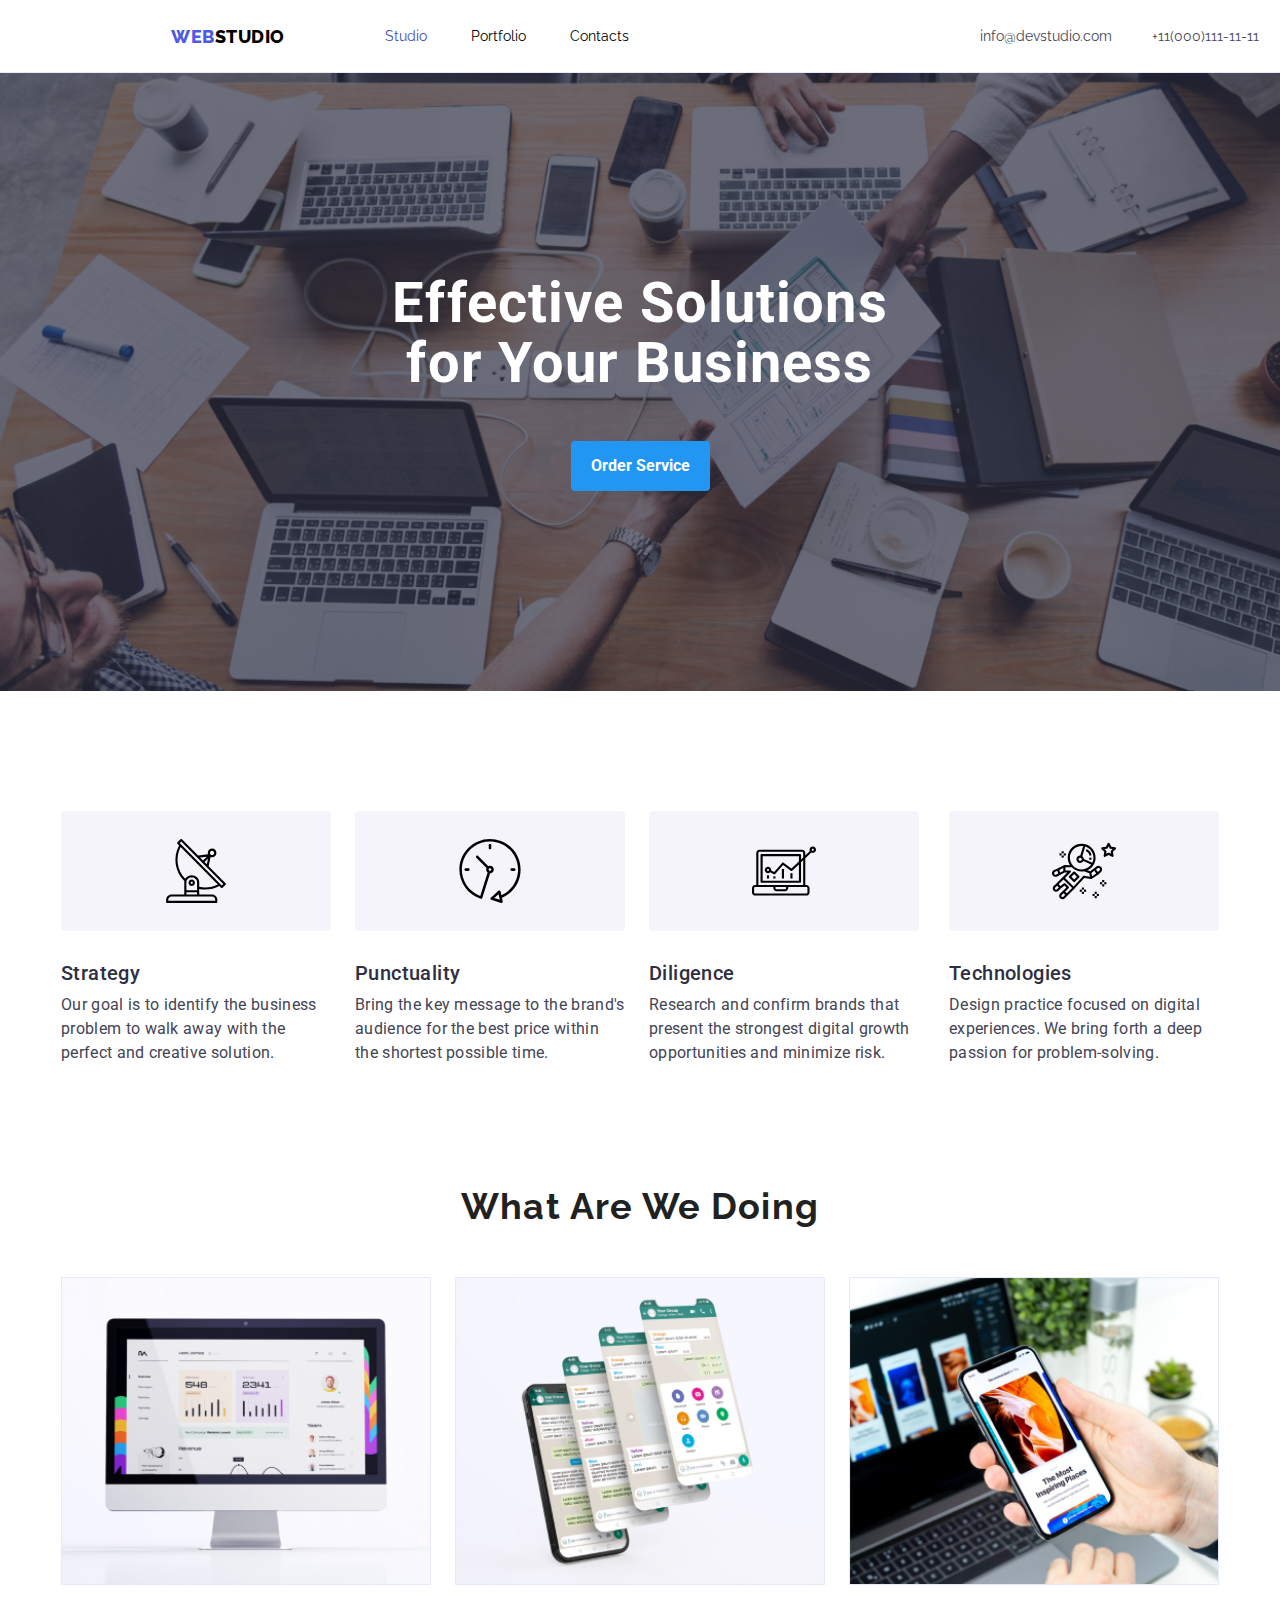
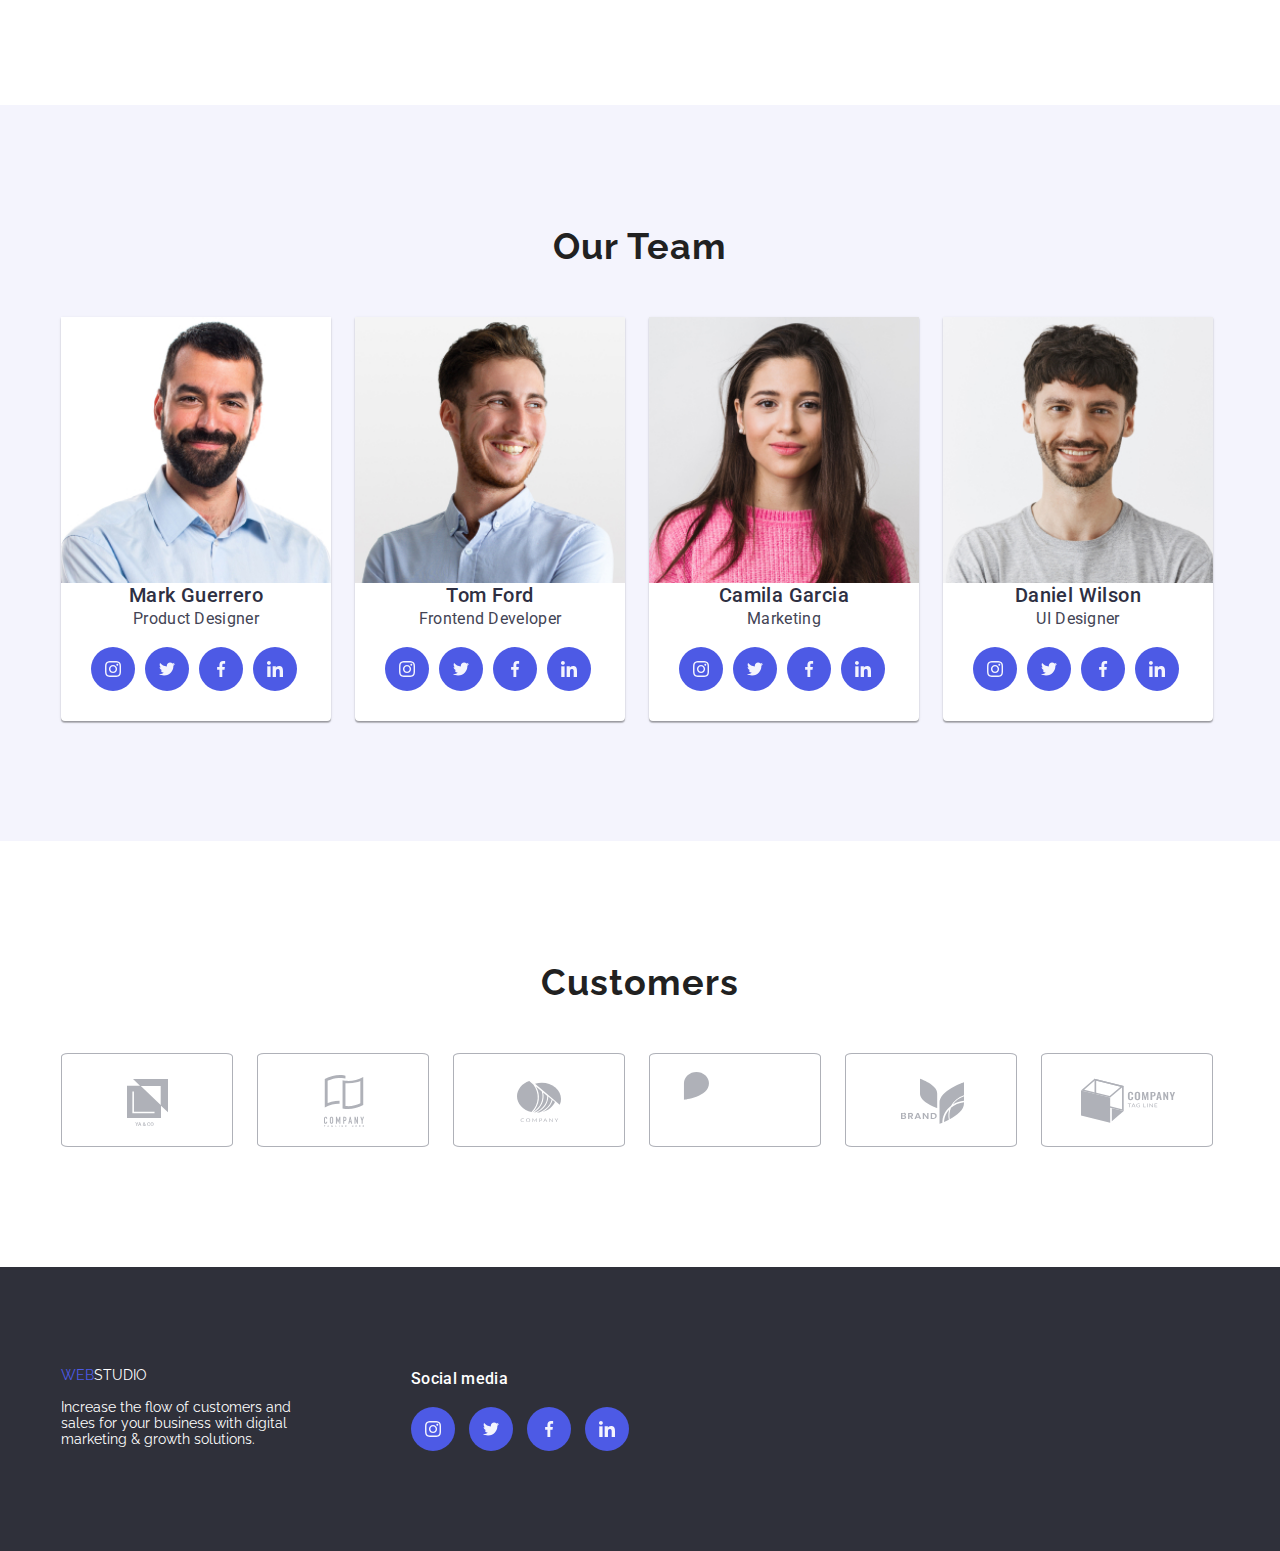
<file: index.html>
<!DOCTYPE html>
<html lang="en">
  <head>
    <meta charset="UTF-8" />
    <meta name="viewport" content="width=device-width, initial-scale=1.0" />
    <title>Webstudio</title>
    <link
      rel="stylesheet"
      href="https://fonts.googleapis.com/css2?family=Raleway:wght@700&family=Roboto:wght@400;500;700;900&display=swap"
    />
    <link
      rel="stylesheet"
      href="https://cdnjs.cloudflare.com/ajax/libs/modern-normalize/2.0.0/modern-normalize.min.css"
      integrity="sha512-4xo8blKMVCiXpTaLzQSLSw3KFOVPWhm/TRtuPVc4WG6kUgjH6J03IBuG7JZPkcWMxJ5huwaBpOpnwYElP/m6wg=="
      crossorigin="anonymous"
      referrerpolicy="no-referrer"
    />
    <link rel="stylesheet" href="./css/styles.css" />
  </head>
  <body>
    <header class="headerBoarder">
      <div class="container header-container">
        <nav class="nav-container">
          <a class="link nav-logo-text" href="./index.html"
            ><span class="web-color">WEB</span>STUDIO</a
          >
          <ul class="list nav-links-list">
            <li class="nav-links-items">
              <a class="nav-links link priority" href="./index.html">Studio</a>
            </li>
            <li class="nav-links-items">
              <a class="link nav-links" href="./portfolio.html">Portfolio</a>
            </li>
            <li class="nav-links-items">
              <a class="link nav-links" href="#">Contacts</a>
            </li>
          </ul>
        </nav>
        <ul class="list nav-contacts">
          <li class="nav-links-items">
            <a class="link nav-contact-links" href="mailto:info@devstudio.com"
              >info@devstudio.com</a
            >
          </li>
          <li class="nav-links-items">
            <a class="link nav-contact-links" href="tel:+639352629045"
              >+11(000)111-11-11</a
            >
          </li>
        </ul>
      </div>
    </header>
    <main>
      <!-- this is the hero section -->
      <section class="hero">
        <div class="container hero-container">
          <h1 class="hero-container-text">
            Effective Solutions<br />
            for Your Business
          </h1>
          <button type="submit" class="hero-container-button">
            Order Service
          </button>
        </div>
      </section>
      <!-- this is the services section -->
      <section class="section">
        <div class="container content-container">
          <ul class="list content-list">
            <li class="text-container">
              <div class="service-icon">
                <svg width="64px" height="64px">
                  <use href="images/icons.svg#antenna"></use>
                </svg>
              </div>
              <h3 class="text-title">Strategy</h3>
              <p class="text">
                Our goal is to identify the business problem to walk away with
                the perfect and creative solution.
              </p>
            </li>

            <li class="text-container">
              <div class="service-icon">
                <svg width="64px" height="64px">
                  <use href="images/icons.svg#clock"></use>
                </svg>
              </div>
              <h3 class="text-title">Punctuality</h3>
              <p class="text">
                Bring the key message to the brand's audience for the best price
                within the shortest possible time.
              </p>
            </li>

            <li class="text-container">
              <div class="service-icon">
                <svg width="64px" height="64px">
                  <use href="images/icons.svg#diagram"></use>
                </svg>
              </div>
              <h3 class="text-title">Diligence</h3>
              <p class="text">
                Research and confirm brands that present the strongest digital
                growth opportunities and minimize risk.
              </p>
            </li>

            <li class="text-container">
              <div class="service-icon">
                <svg width="64px" height="64px">
                  <use href="images/icons.svg#astronaut"></use>
                </svg>
              </div>
              <h3 class="text-title">Technologies</h3>
              <p class="text">
                Design practice focused on digital experiences. We bring forth a
                deep passion for problem-solving.
              </p>
            </li>
          </ul>
        </div>
      </section>

      <!--this is the services section  -->
      <section class="section section-padding-to-zero">
        <div class="container flex-container">
          <h2 class="title">What Are We Doing</h2>
          <ul class="list what-we-do-lists">
            <li class="what-we-do-item">
              <img
                src="./images/desktop.jpg"
                alt="What we do image 1"
                width="370"
              />
            </li>
            <li class="what-we-do-item">
              <img
                src="./images/mobilephone.jpg"
                alt="What we do image 2"
                width="370"
              />
            </li>
            <li class="what-we-do-item">
              <img
                src="./images/phone.jpg"
                alt="What we do image 3"
                width="370"
              />
            </li>
          </ul>
        </div>
      </section>

      <!-- this is our team section -->
      <section class="section our-team-container">
        <div class="container flex-container">
          <h2 class="title">Our Team</h2>
          <ul class="list team-list">
            <li class="team-item">
              <img
                class="team-image"
                src="./images/mark.jpg"
                alt="Picture of Mark"
                width="270"
              />
              <h3 class="team-name">Mark Guerrero</h3>
              <p class="team-title">Product Designer</p>
              <ul class="list social-icon">
                <li class="link social-icon-item">
                  <a href class="social-icon-link">
                    <svg width="16px" height="16px">
                      <use href="images/icons.svg#instagram"></use>
                    </svg>
                  </a>
                </li>
                <li class="social-icon-item">
                  <a href class="link social-icon-link">
                    <svg width="16px" height="16px">
                      <use href="images/icons.svg#twitter"></use>
                    </svg>
                  </a>
                </li>
                <li class="social-icon-item">
                  <a href class="link social-icon-link">
                    <svg width="16px" height="16px">
                      <use href="images/icons.svg#facebook"></use>
                    </svg>
                  </a>
                </li>
                <li class="social-icon-item">
                  <a href class="link social-icon-link">
                    <svg width="16px" height="16px">
                      <use href="images/icons.svg#linkedin"></use>
                    </svg>
                  </a>
                </li>
              </ul>
            </li>
            <li class="team-item">
              <img
                class="team-image"
                src="./images/tom.jpg"
                alt="Picture of Tom"
                width="270"
              />
              <h3 class="team-name">Tom Ford</h3>
              <p class="team-title">Frontend Developer</p>
              <ul class="list social-icon">
                <li class="link social-icon-item">
                  <a href class="social-icon-link">
                    <svg width="16px" height="16px">
                      <use href="images/icons.svg#instagram"></use>
                    </svg>
                  </a>
                </li>
                <li class="social-icon-item">
                  <a href class="link social-icon-link">
                    <svg width="16px" height="16px">
                      <use href="images/icons.svg#twitter"></use>
                    </svg>
                  </a>
                </li>
                <li class="social-icon-item">
                  <a href class="link social-icon-link">
                    <svg width="16px" height="16px">
                      <use href="images/icons.svg#facebook"></use>
                    </svg>
                  </a>
                </li>
                <li class="social-icon-item">
                  <a href class="link social-icon-link">
                    <svg width="16px" height="16px">
                      <use href="images/icons.svg#linkedin"></use>
                    </svg>
                  </a>
                </li>
              </ul>
            </li>

            <li class="team-item">
              <img
                class="team-image"
                src="./images/camila.jpg"
                alt="Picture of Camila"
                width="270"
              />
              <h3 class="team-name">Camila Garcia</h3>
              <p class="team-title">Marketing</p>
              <ul class="list social-icon">
                <li class="link social-icon-item">
                  <a href class="social-icon-link">
                    <svg width="16px" height="16px">
                      <use href="images/icons.svg#instagram"></use>
                    </svg>
                  </a>
                </li>
                <li class="social-icon-item">
                  <a href class="link social-icon-link">
                    <svg width="16px" height="16px">
                      <use href="images/icons.svg#twitter"></use>
                    </svg>
                  </a>
                </li>
                <li class="social-icon-item">
                  <a href class="link social-icon-link">
                    <svg width="16px" height="16px">
                      <use href="images/icons.svg#facebook"></use>
                    </svg>
                  </a>
                </li>
                <li class="social-icon-item">
                  <a href class="link social-icon-link">
                    <svg width="16px" height="16px">
                      <use href="images/icons.svg#linkedin"></use>
                    </svg>
                  </a>
                </li>
              </ul>
            </li>

            <li class="team-item">
              <img
                class="team-image"
                src="./images/daniel.jpg"
                alt="Picture of Daniel"
                width="270"
              />
              <h3 class="team-name">Daniel Wilson</h3>
              <p class="team-title">UI Designer</p>
              <ul class="list social-icon">
                <li class="link social-icon-item">
                  <a href class="social-icon-link">
                    <svg width="16px" height="16px">
                      <use href="images/icons.svg#instagram"></use>
                    </svg>
                  </a>
                </li>
                <li class="social-icon-item">
                  <a href class="link social-icon-link">
                    <svg width="16px" height="16px">
                      <use href="images/icons.svg#twitter"></use>
                    </svg>
                  </a>
                </li>
                <li class="social-icon-item">
                  <a href class="link social-icon-link">
                    <svg width="16px" height="16px">
                      <use href="images/icons.svg#facebook"></use>
                    </svg>
                  </a>
                </li>
                <li class="social-icon-item">
                  <a href class="link social-icon-link">
                    <svg width="16px" height="16px">
                      <use href="images/icons.svg#linkedin"></use>
                    </svg>
                  </a>
                </li>
              </ul>
            </li>
          </ul>
        </div>
      </section>
      <!-- Section Customers -->
      <section class="section">
        <div class="container flex-container">
          <h2 class="title">Customers</h2>
          <ul class="list customer-list">
            <li class="customer-item">
              <a href class="customer-link">
                <svg width="104px" height="56px">
                  <use href="images/icons.svg#Logo1"></use>
                </svg>
              </a>
            </li>
            <li class="customer-item">
              <a href class="customer-link">
                <svg width="104px" height="56px">
                  <use href="images/icons.svg#Logo2"></use>
                </svg>
              </a>
            </li>
            <li class="customer-item">
              <a href class="customer-link">
                <svg width="104px" height="56px">
                  <use href="images/icons.svg#Logo3"></use>
                </svg>
              </a>
            </li>
            <li class="customer-item">
              <a href class="customer-link">
                <svg width="104px" height="56px">
                  <use href="images/icons.svg#Logo4"></use>
                </svg>
              </a>
            </li>
            <li class="customer-item">
              <a href class="customer-link">
                <svg width="104px" height="56px">
                  <use href="images/icons.svg#Logo5"></use>
                </svg>
              </a>
            </li>
            <li class="customer-item">
              <a href class="customer-link">
                <svg width="104px" height="56px">
                  <use href="images/icons.svg#Logo6"></use>
                </svg>
              </a>
            </li>
          </ul>
        </div>
      </section>
    </main>
    <footer class="footer">
      <div class="container container-footer list">
        <li>
          <a class="link footer-text" href="./index.html"
            ><span class="web-color">WEB</span
            ><span class="studio-color">STUDIO</span></a
          >
          <p class="footer-p">
            Increase the flow of customers and<br />
            sales for your business with digital<br />
            marketing & growth solutions.
          </p>
        </li>

        <div class="footer-social-media">
          <p class="footer-social-text">Social media</p>
          <ul class="list social-icon-footer">
            <li class="link social-icon-item">
              <a href class="social-icon-link">
                <svg width="16px" height="16px">
                  <use href="images/icons.svg#instagram"></use>
                </svg>
              </a>
            </li>
            <li class="social-icon-item">
              <a href class="link social-icon-link">
                <svg width="16px" height="16px">
                  <use href="images/icons.svg#twitter"></use>
                </svg>
              </a>
            </li>
            <li class="social-icon-item">
              <a href class="link social-icon-link">
                <svg width="16px" height="16px">
                  <use href="images/icons.svg#facebook"></use>
                </svg>
              </a>
            </li>
            <li class="social-icon-item">
              <a href class="link social-icon-link">
                <svg width="16px" height="16px">
                  <use href="images/icons.svg#linkedin"></use>
                </svg>
              </a>
            </li>
          </ul>
        </div>
      </div>
    </footer>
  </body>
</html>
</file>
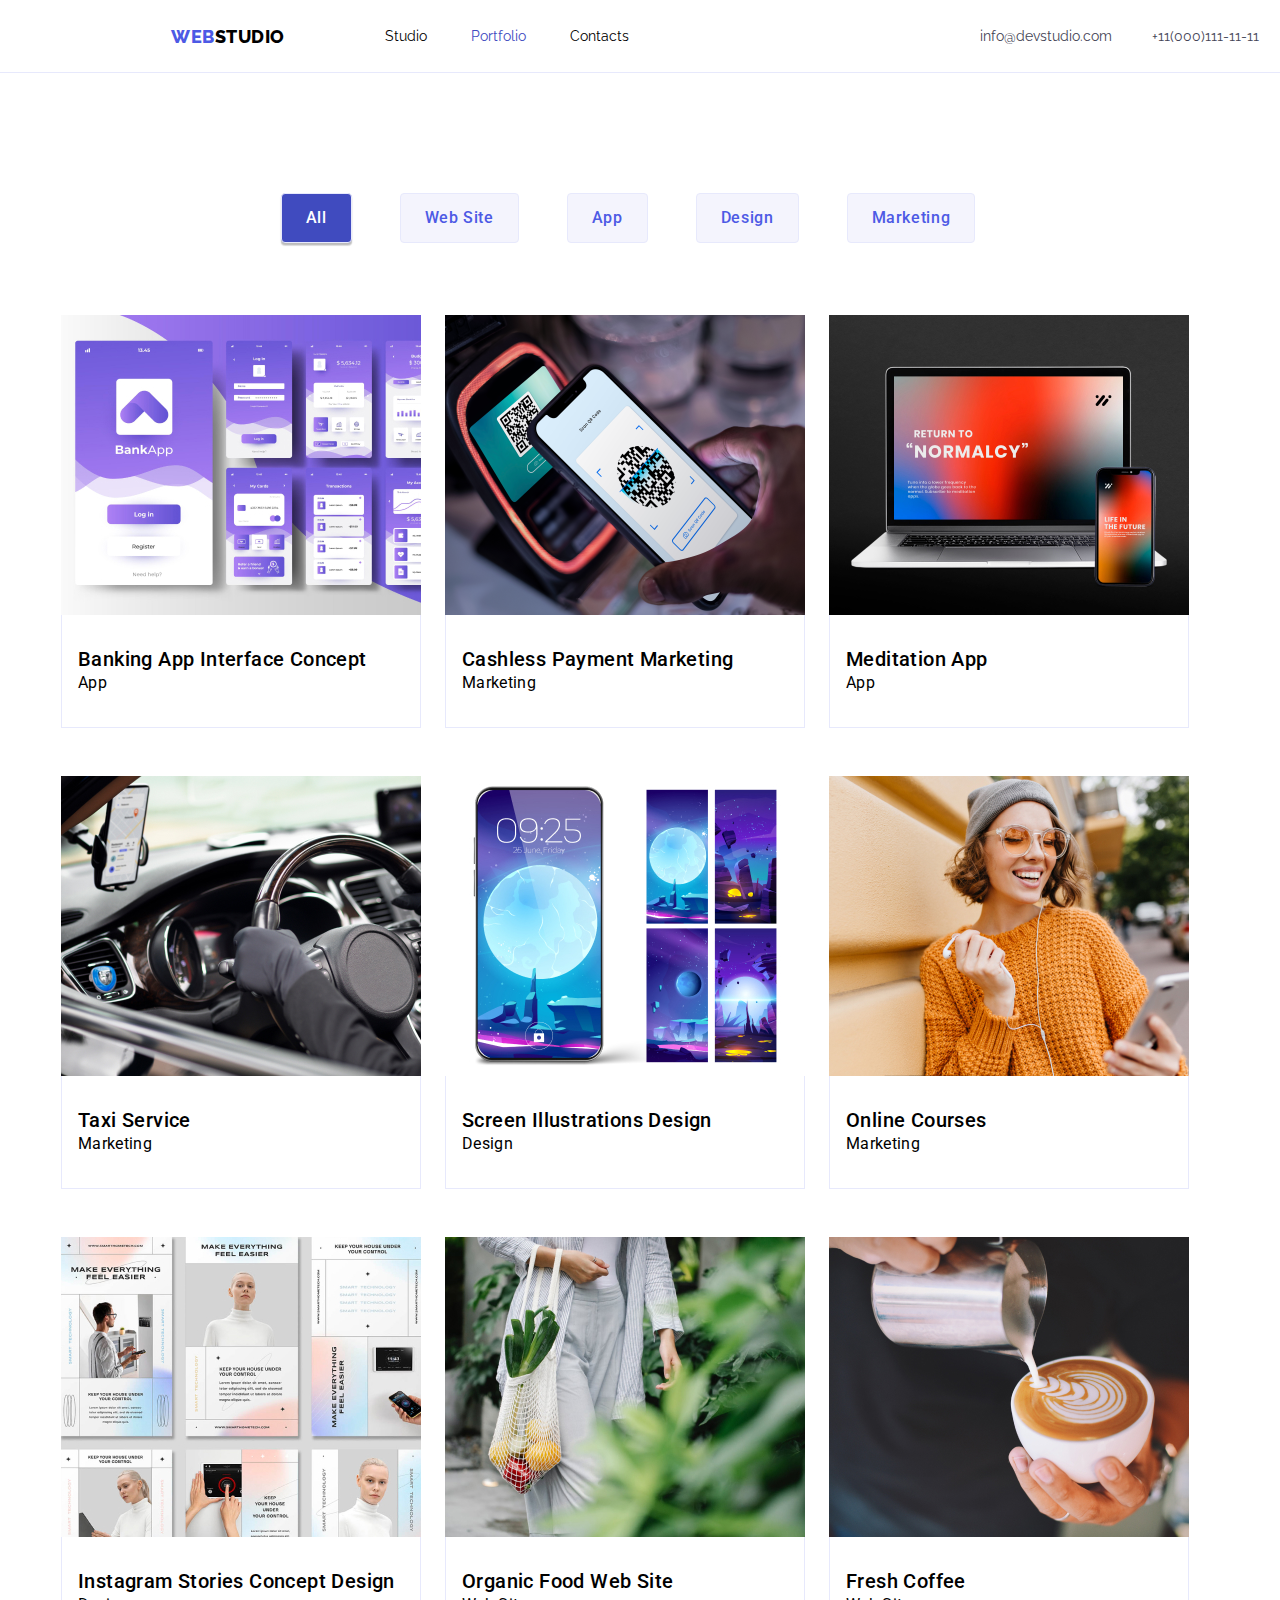
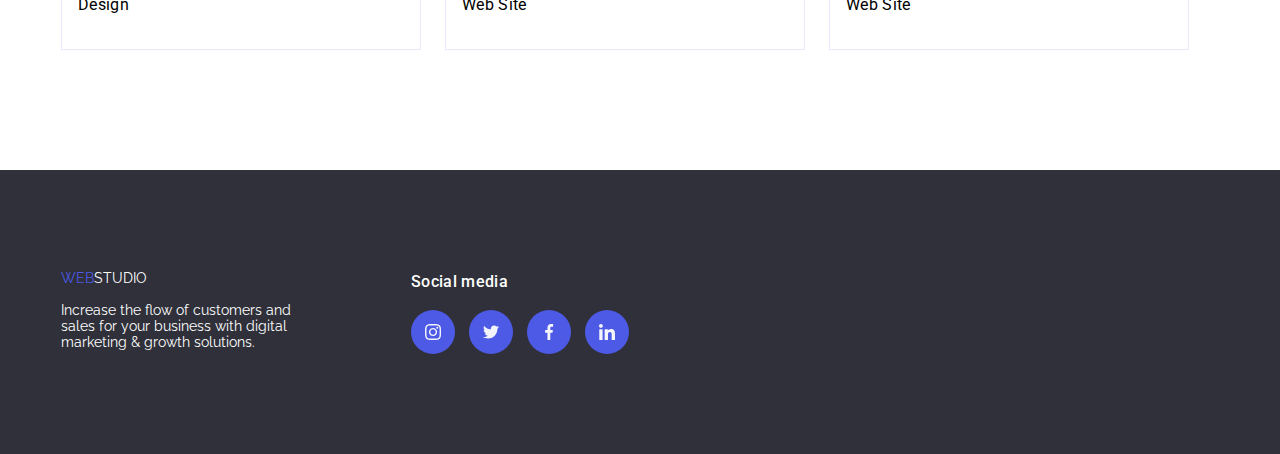
<file: portfolio.html>
<!DOCTYPE html>
<html lang="en">
  <head>
    <meta charset="UTF-8" />
    <meta name="viewport" content="width=device-width, initial-scale=1.0" />
    <title>Portfolio</title>

    <link
      rel="stylesheet"
      href="https://fonts.googleapis.com/css2?family=Raleway:wght@700&family=Roboto:wght@400;500;700;900&display=swap"
    />
    <link
      rel="stylesheet"
      href="https://cdnjs.cloudflare.com/ajax/libs/modern-normalize/2.0.0/modern-normalize.min.css"
      integrity="sha512-4xo8blKMVCiXpTaLzQSLSw3KFOVPWhm/TRtuPVc4WG6kUgjH6J03IBuG7JZPkcWMxJ5huwaBpOpnwYElP/m6wg=="
      crossorigin="anonymous"
      referrerpolicy="no-referrer"
    />
    <link rel="stylesheet" href="./css/styles.css" />
  </head>
  <body>
    <header class="headerBoarder">
      <div class="container header-container">
        <nav class="nav-container">
          <a class="link nav-logo-text" href="./index.html"
            ><span class="web-color">WEB</span>STUDIO</a
          >
          <ul class="list nav-links-list">
            <li class="nav-links-items">
              <a class="link nav-links" href="./index.html">Studio</a>
            </li>
            <li class="nav-links-items">
              <a class="link nav-links priority" href="./portfolio.html"
                >Portfolio</a
              >
            </li>
            <li class="nav-links-items">
              <a class="link nav-links" href="#">Contacts</a>
            </li>
          </ul>
        </nav>
        <ul class="list nav-contacts">
          <li class="nav-links-items">
            <a class="link nav-contact-links" href="mailto:info@devstudio.com"
              >info@devstudio.com</a
            >
          </li>
          <li class="nav-links-items">
            <a class="link nav-contact-links" href="tel:+639352629045"
              >+11(000)111-11-11</a
            >
          </li>
        </ul>
      </div>
    </header>
    <main>
      <section class="section">
        <div class="container">
          <ul class="list filter">
            <li class="filter-item">
              <button type="button" class="filter-button current-filter">
                All
              </button>
            </li>
            <li class="filter-item">
              <button type="button" class="filter-button">Web Site</button>
            </li>
            <li class="filter-item">
              <button type="button" class="filter-button">App</button>
            </li>
            <li class="filter-item">
              <button type="button" class="filter-button">Design</button>
            </li>
            <li class="filter-item">
              <button type="button" class="filter-button">Marketing</button>
            </li>
          </ul>
          <ul class="list products">
            <li class="product-item">
              <a class="section-link link" href="#">
                <img
                  src="./images/img1.jpg"
                  alt="Banking Interface Concept"
                  width="360"
                  height="300"
                />
                <div class="product-wrapper">
                  <h3 class="product-title">Banking App Interface Concept</h3>
                  <p class="product-description">App</p>
                </div>
              </a>
            </li>
            <li class="product-item">
              <img
                src="./images/img2.png"
                alt="Cashless Payment Marketing"
                width="360"
                height="300"
              />
              <div class="product-wrapper">
                <h3 class="product-title">Cashless Payment Marketing</h3>
                <p class="product-description">Marketing</p>
              </div>
            </li>
            <li class="product-item">
              <img
                src="./images/img3.jpg"
                alt="Meditation App"
                width="360"
                height="300"
              />
              <div class="product-wrapper">
                <h3 class="product-title">Meditation App</h3>
                <p class="product-description">App</p>
              </div>
            </li>
            <li class="product-item">
              <img
                src="./images/img4.jpg"
                alt="taxi service"
                width="360"
                height="300"
              />
              <div class="product-wrapper">
                <h3 class="product-title">Taxi Service</h3>
                <p class="product-description">Marketing</p>
              </div>
            </li>
            <li class="product-item">
              <img
                src="./images/img5.jpg"
                alt="Illusttration Design"
                width="360"
                height="300"
              />
              <div class="product-wrapper">
                <h3 class="product-title">Screen Illustrations Design</h3>
                <p class="product-description">Design</p>
              </div>
            </li>
            <li class="product-item">
              <img
                src="./images/img6.jpg"
                alt="Oline Courses"
                width="360"
                height="300"
              />
              <div class="product-wrapper">
                <h3 class="product-title">Online Courses</h3>
                <p class="product-description">Marketing</p>
              </div>
            </li>
            <li class="product-item">
              <img
                src="./images/img7.jpg"
                alt="Instagram Stories"
                width="360"
                height="300"
              />
              <div class="product-wrapper">
                <h3 class="product-title">Instagram Stories Concept Design</h3>
                <p class="product-description">Design</p>
              </div>
            </li>
            <li class="product-item">
              <img
                src="./images/img8.jpg"
                alt="Organic Food Web Site"
                width="360"
                height="300"
              />
              <div class="product-wrapper">
                <h3 class="product-title">Organic Food Web Site</h3>
                <p class="product-description">Web Site</p>
              </div>
            </li>
            <li class="product-item">
              <img
                src="./images/img9.jpg"
                alt="Fresh Coffe"
                width="360"
                height="300"
              />
              <div class="product-wrapper">
                <h3 class="product-title">Fresh Coffee</h3>
                <p class="product-description">Web Site</p>
              </div>
            </li>
          </ul>
        </div>
      </section>
    </main>
    <footer class="footer">
      <div class="container container-footer list">
        <li>
          <a class="link footer-text" href="./index.html"
            ><span class="web-color">WEB</span
            ><span class="studio-color">STUDIO</span></a
          >
          <p class="footer-p">
            Increase the flow of customers and<br />
            sales for your business with digital<br />
            marketing & growth solutions.
          </p>
        </li>

        <div class="footer-social-media">
          <p class="footer-social-text">Social media</p>
          <ul class="list social-icon-footer">
            <li class="link social-icon-item">
              <a href class="social-icon-link">
                <svg width="16px" height="16px">
                  <use href="images/icons.svg#instagram"></use>
                </svg>
              </a>
            </li>
            <li class="social-icon-item">
              <a href class="link social-icon-link">
                <svg width="16px" height="16px">
                  <use href="images/icons.svg#twitter"></use>
                </svg>
              </a>
            </li>
            <li class="social-icon-item">
              <a href class="link social-icon-link">
                <svg width="16px" height="16px">
                  <use href="images/icons.svg#facebook"></use>
                </svg>
              </a>
            </li>
            <li class="social-icon-item">
              <a href class="link social-icon-link">
                <svg width="16px" height="16px">
                  <use href="images/icons.svg#linkedin"></use>
                </svg>
              </a>
            </li>
          </ul>
        </div>
      </div>
    </footer>
  </body>
</html>
</file>
<file: css/styles.css>
:root {
  --navyblue: #2e2f42;
  --aqua: #1aaaaa;
  --darkblue: #2e2f42;
  --light: #f5f3f3;
  --cornflower: #e7e9fc;
  --cloud: #f4f4fd;
  --ocean: #404bbf;
  --iris: #4d5ae5;
  --white: #fff;
  --slate: #434455;
  --ocean: #404bbf;
  --green: #31d0aa;
}
h1,
h2,
h3,
h4,
h5,
h6,
p {
  margin: 0;
}
ul,
ol {
  margin: 0;
  padding: 0;
}
html {
  box-sizing: border-box;
}
body {
  margin: 0;
  font-family: 'Raleway', 'Roboto', sans-serif;
  color: --navyblue;
  font-size: 14px;
  font-style: normal;
  font-weight: 400;
}
.link {
  text-decoration: none;
  color: inherit;
}
.list {
  list-style: none;
  padding: 0;
  margin: 0;
}
img {
  display: block;
}
.container {
  width: 1158px;
  padding: 0 15px;
  margin: 0 auto;
}
.container-footer {
  display: flex;
  align-items: flex-start;
}
.headerBoarder {
  border-bottom: 1px solid #e7e9fc;
}
.header-container {
  display: flex;
  justify-content: space-between;
  width: 1440px;
  height: 72px;
  flex-shrink: 0;
}
.nav-container {
  display: flex;
  justify-content: space-between;
  align-items: center;
}

.nav-logo-text {
  font-family: Raleway;
  font-size: 18px;
  font-style: normal;
  font-weight: 800;
  line-height: 21px; /* 116.667% */
  letter-spacing: 0.54px;
  text-transform: uppercase;
  margin-left: 156px;
}
.nav-links-list {
  margin: 0 0 0 100px;
}
.web-color {
  color: var(--iris);
}
.nav-links-items {
  display: inline-flex;
  align-items: flex-start;
  margin-right: 40px;
}
.nav-contacts {
  display: flex;
  justify-content: space-between;
  align-items: center;
  margin-right: 156px;
}

.nav-contact-links {
  color: var(--slate);
}
.nav-links:hover,
.nav-links:focus,
.priority {
  color: var(--ocean);
}
.nav-contact-links:hover {
  color: var(--ocean);
}
/* hero section */
.hero-container-text {
  color: var(--white);
  text-align: center;
  font-family: Roboto;
  font-size: 56px;
  font-style: normal;
  font-weight: 700;
  line-height: 60px;
  letter-spacing: 1.12px;
}
/* hero background */
.hero {
  padding: 200px 0 200px 0px;
  background-image: linear-gradient(
      to right,
      rgba(46, 47, 66, 0.7),
      rgba(46, 47, 66, 0.7)
    ),
    url(../images/hero-image.jpg);
  background-size: cover;
}
/* herocontainer */
.hero-container {
  align-items: center;
  display: flex;
  flex-direction: column;
}
/*Section Padding  */
.section {
  background-color: var(--white);
  padding-top: 120px;
  padding-bottom: 120px;
}
/* hero button order */
.hero-container-button {
  background-color: #2196f3;
  padding: 10px 20px 10px 20px;
  color: white;
  font-family: 'Roboto';
  font-size: 16px;
  font-weight: 700;
  line-height: 30px;
  border: none;
  border-radius: 4px;
  cursor: pointer;
  margin-top: 48px;
}
.hero-container-button:hover {
  border-radius: 4px;
  background: var(--OCEAN, #404bbf);
  box-shadow: 0px 4px 4px 0px rgba(0, 0, 0, 0.15);
}
/* section content list */
.content-list {
  display: flex;
}

.text-container:not(:last-child) {
  margin-right: 24px;
}
.text-title {
  color: var(--navyblue);
  font-family: Roboto;
  font-size: 20px;
  font-style: normal;
  font-weight: 500;
  line-height: 24px;
  letter-spacing: 0.4px;
  margin-bottom: 8px;
}

.text {
  color: var(--slate);
  font-family: Roboto;
  font-size: 16px;
  font-style: normal;
  font-weight: 400;
  line-height: 24px;
  letter-spacing: 0.32px;
}
/* Services Section */
.section-padding-to-zero {
  padding-top: 0px;
}

/* flex container */
.flex-container {
  display: flex;
  flex-direction: column;
}
.title {
  margin: 0px;
  margin-bottom: 50px;
  font-weight: 700;
  font-size: 36px;
  line-height: 42px;
  text-align: center;
  letter-spacing: 0.03em;
  color: #212121;
}
/* displaying image to flex */
.what-we-do-lists {
  display: flex;
}
/* what do we do item marginlast child */
.what-we-do-item:not(:last-child) {
  margin-right: 24px;
}
/* our Team section */
.our-team-container {
  background-color: var(--cloud);
}
/* team list flex */
.team-list {
  display: flex;
}
.team-item:not(:last-child) {
  margin-right: 24px;
}
.team-item {
  background: #ffffff;
  box-shadow: 0px 1px 3px rgba(0, 0, 0, 0.12), 0px 1px 1px rgba(0, 0, 0, 0.14),
    0px 2px 1px rgba(0, 0, 0, 0.2);
  border-radius: 0px 0px 4px 4px;
  padding-bottom: 30px;
}
.team-name {
  color: var(--NAVY-BLUE, #2e2f42);
  text-align: center;
  font-family: Roboto;
  font-size: 20px;
  font-style: normal;
  font-weight: 500;
  line-height: 24px;
  letter-spacing: 0.4px;
}
.team-title {
  color: var(--SLATE, #434455);
  text-align: center;
  font-family: Roboto;
  font-size: 16px;
  font-style: normal;
  font-weight: 400;
  line-height: 24px;
  letter-spacing: 0.32px;
}
.footer-p,
.studio-color {
  color: var(--white);
  margin-top: 16px;
}
.footer {
  background-color: #2f303a;
  padding-top: 100px;
  padding-bottom: 100px;
}

.btn-menu:hover {
  color: var(--cloud);
  background-color: var(--ocean);
  cursor: pointer;
}

/* portfolio button section */
.filter {
  display: flex;
  gap: 24px;
  margin-bottom: 72px;
  justify-content: center;
}
.filter-button.current-filter {
  color: var(--white);
  background: var(--ocean);
  box-shadow: 0px 2px 2px 0px rgba(0, 0, 0, 0.12),
    0px 2px 1px 0px rgba(0, 0, 0, 0.08), 0px 3px 1px 0px rgba(0, 0, 0, 0.1);
}
/* button hover and focus */
.filter-button:hover,
.filter-button:focus {
  color: var(--white);
  background: var(--ocean);
  box-shadow: 0px 2px 2px 0px rgba(0, 0, 0, 0.12),
    0px 2px 1px 0px rgba(0, 0, 0, 0.08), 0px 3px 1px 0px rgba(0, 0, 0, 0.1);
}
/* button size */
.filter-button {
  display: flex;
  padding: 12px 24px;
  justify-content: center;
  align-items: center;
  border-radius: 4px;
  border: 1px solid var(--CORNFLOWER, #e7e9fc);
  background: var(--CLOUD, #f4f4fd);
  color: var(--IRIS, #4d5ae5);
  text-align: center;
  font-family: Roboto;
  font-size: 16px;
  font-style: normal;
  font-weight: 500;
  line-height: 24px;
  letter-spacing: 0.64px;
  cursor: pointer;
}
/* button margin in between */
.filter-item {
  padding-right: 24px;
}
/* Hover Select Product */
.product-item:hover,
.product-item:focus {
  box-shadow: 0px 0px 5px 3px rgba(0, 0, 0, 0.15);
}
/* products */
.products {
  background-color: var(--white);
  display: flex;
  flex-wrap: wrap;
  gap: 48px 24px;
}
.product-item {
  background: var(--white-color);
}
.product-wrapper {
  border: 1px solid var(--cornflower);
  padding: 32px 16px;
  border-top: none;
}
.product-title {
  font-family: Roboto;
  font-size: 20px;
  font-style: normal;
  font-weight: 500;
  line-height: 24px;
  letter-spacing: 0.4px;
}
.product-description {
  font-family: Roboto;
  font-size: 16px;
  font-style: normal;
  font-weight: 400;
  line-height: 24px;
  letter-spacing: 0.32px;
}

/* customer list */
.customer-list {
  display: flex;
}
.customer-link {
  color: #afb1b8;
  width: 170px;
  height: 92px;
  display: flex;
  align-items: center;
  justify-content: center;
  border: 1px solid #afb1b8;
  border-radius: 4%;
  background: rgba(255, 255, 255, 0.1);
}
.customer-item:not(:last-child) {
  margin-right: 24px;
}
.customer-link svg {
  fill: currentColor;
}
.customer-link:hover {
  color: var(--ocean);
  border: 1px solid var(--ocean);
  border-radius: 4%;
  background: rgba(255, 255, 255, 0.1);
}
/* Service Icon */
.service-icon {
  width: 270px;
  height: 120px;
  display: flex;
  align-items: center;
  justify-content: center;
  background: #f5f4fa;
  border-radius: 4px;
  margin-bottom: 30px;
}
/* Social Icon */
.social-icon {
  display: flex;
  margin: auto 30px;
}
.social-icon-item:not(:last-child) {
  margin-right: 10px;
}
.social-icon-link {
  color: var(--cloud);
  background: var(--iris);
  width: 44px;
  height: 44px;
  display: flex;
  align-items: center;
  justify-content: center;
  border-radius: 100%;
}
.social-icon-link svg {
  fill: currentColor;
}
.social-icon-link:hover,
.social-icon-link:focus {
  background: var(--green);
  color: var(--white);
}
/* Social Media Footer */
.footer-social-media {
  margin-left: 120px;
}
.footer-social-text {
  display: flex;
  color: var(--white);
  font-family: Roboto;
  font-size: 16px;
  font-style: normal;
  font-weight: 500;
  line-height: 24px;
  letter-spacing: 0.32px;
}
.social-icon-item {
  display: inline-flex;
  align-items: flex-start;
  gap: 16px;
  margin-top: 16px;
}
</file>
